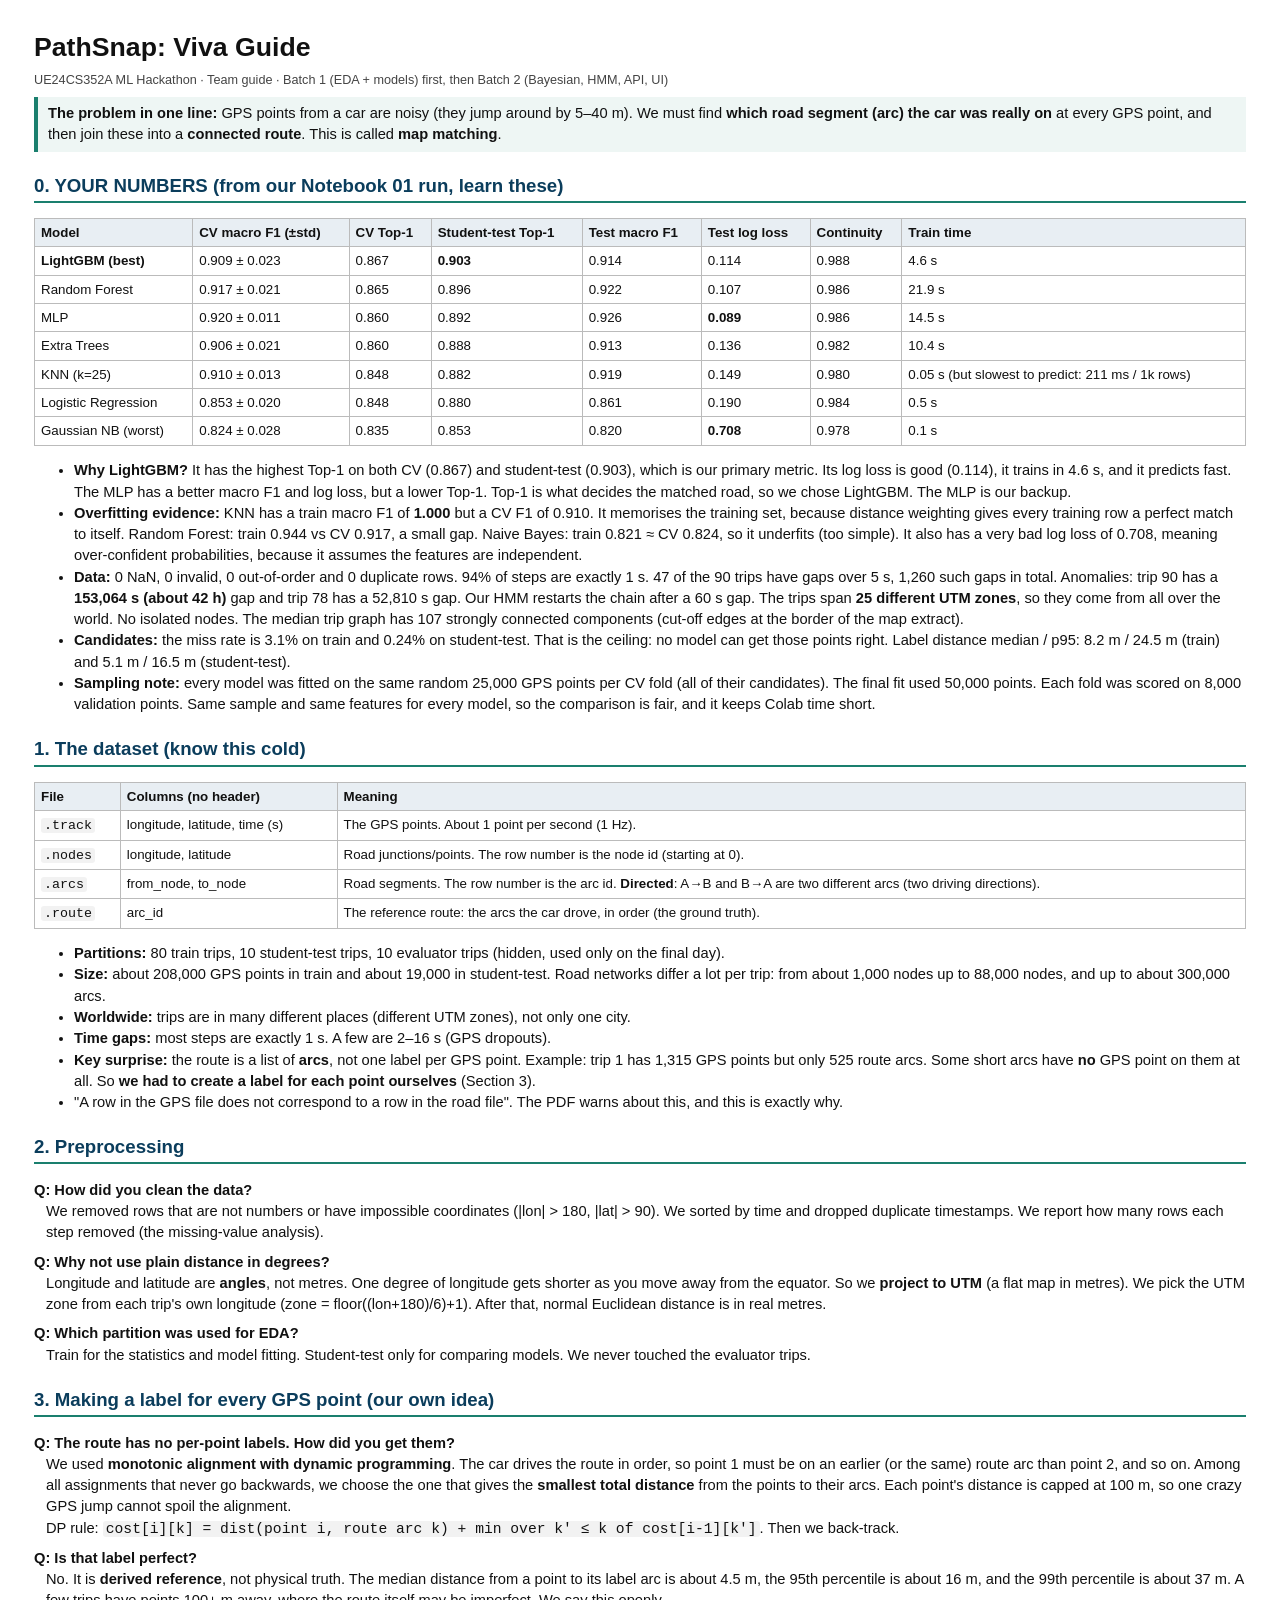
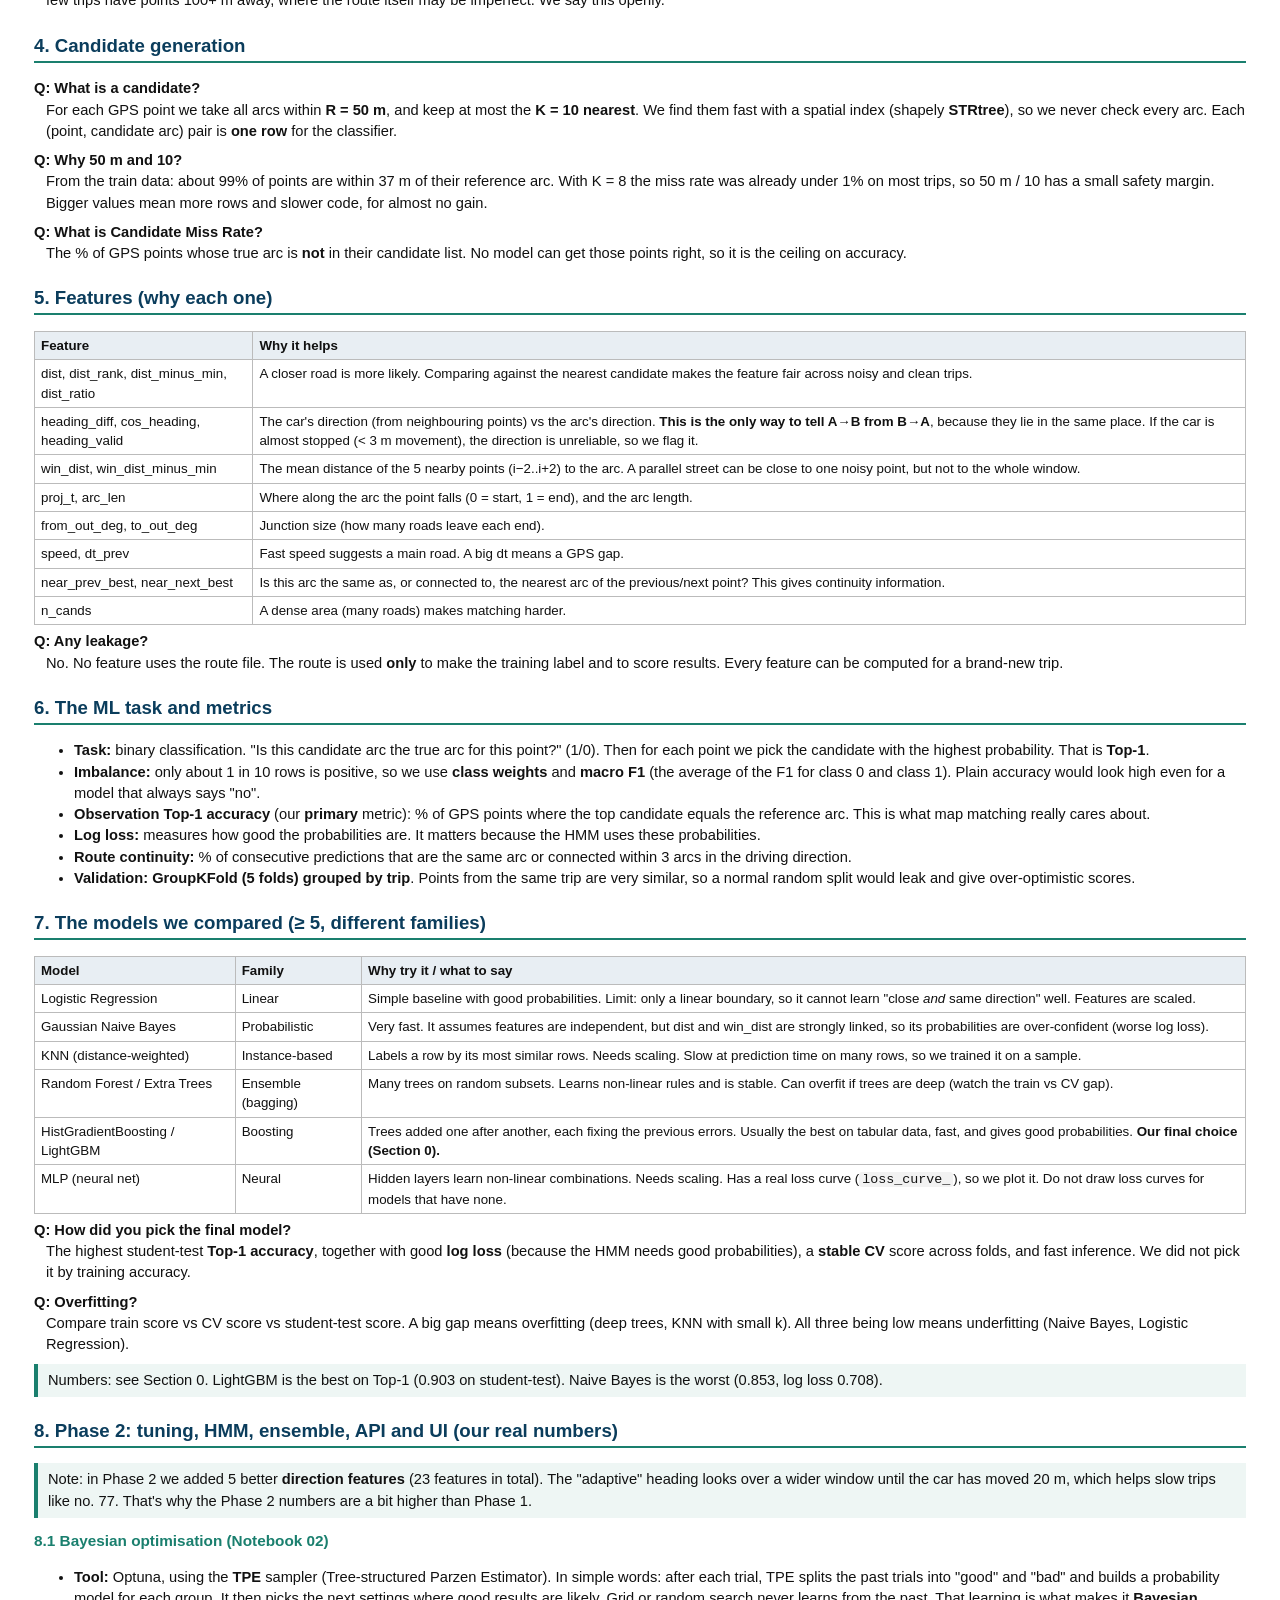
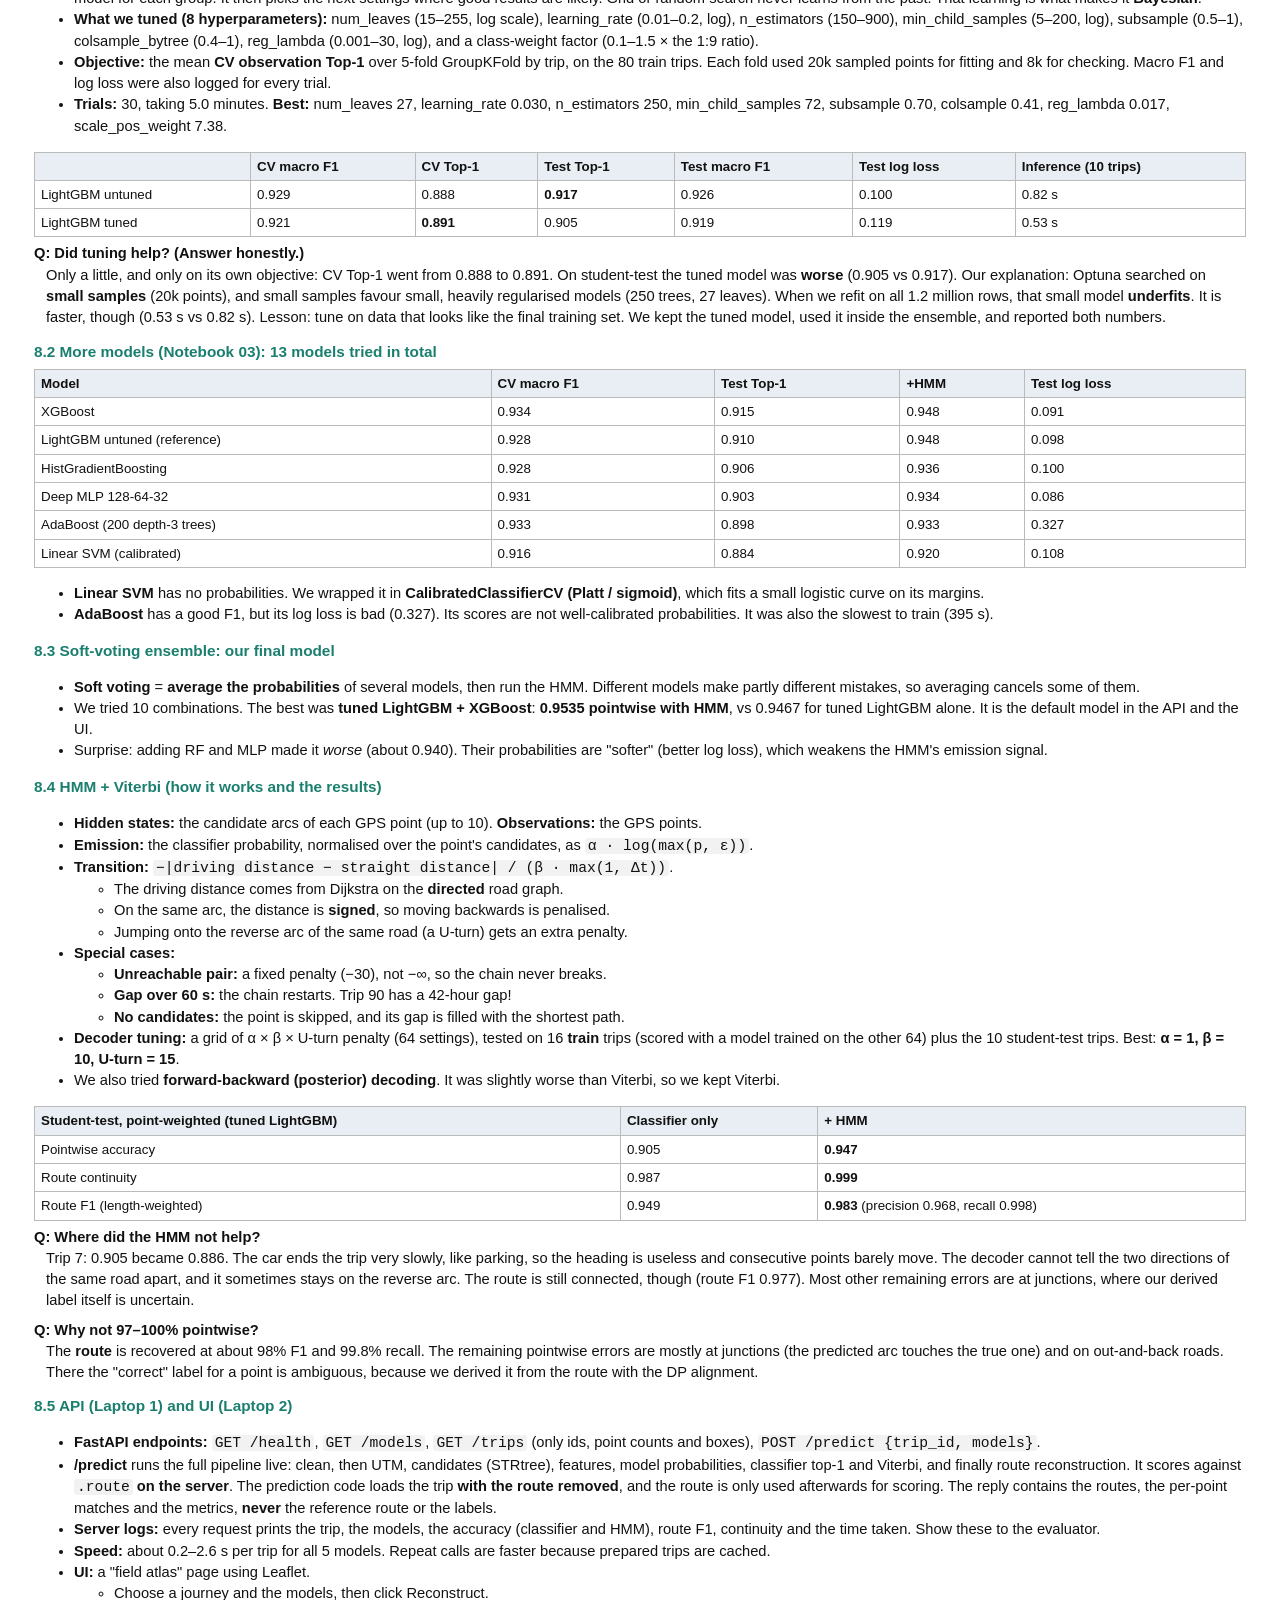
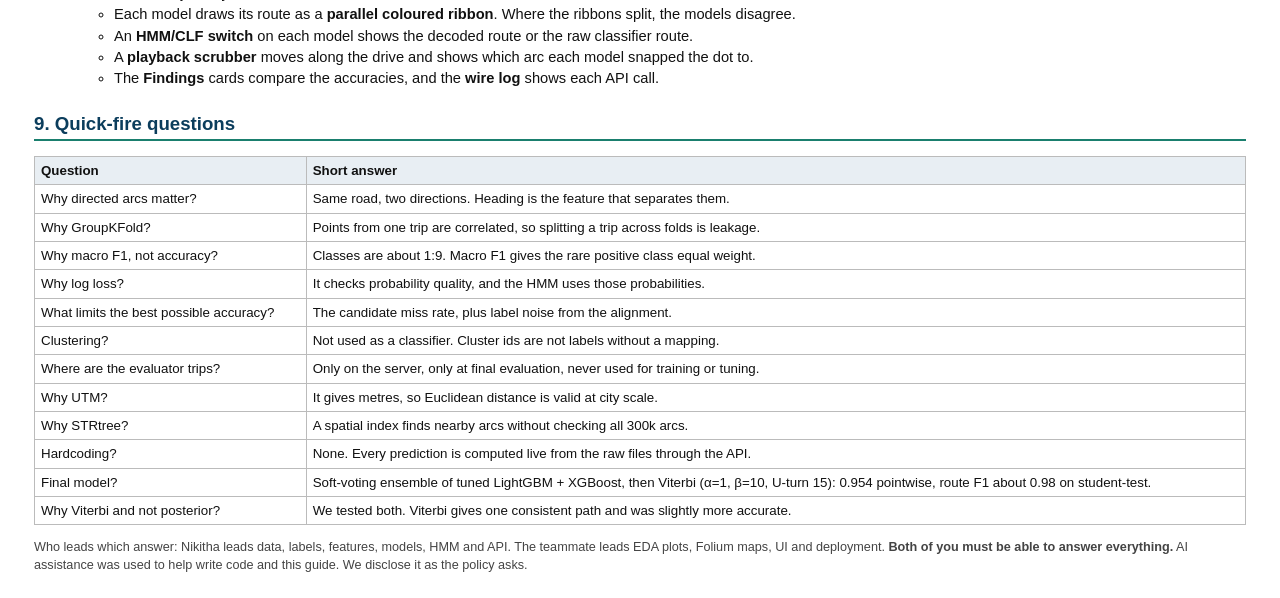
<file: docs/viva_guide.html>
<!doctype html><html><head><meta charset="utf-8"><title>PathSnap Viva Guide</title>
<style>
body{font-family:-apple-system,Helvetica,Arial,sans-serif;font-size:11pt;line-height:1.45;margin:28px 34px;color:#111}
h1{font-size:20pt;margin:0 0 4px}h2{font-size:14pt;border-bottom:2px solid #1a7f6e;padding-bottom:2px;margin-top:20px;color:#0b3d5c}
h3{font-size:11.5pt;margin:12px 0 4px;color:#1a7f6e}
.qa{margin:6px 0 8px}.q{font-weight:700}.a{margin-left:12px}
.box{background:#eef6f4;border-left:4px solid #1a7f6e;padding:6px 10px;margin:8px 0}
table{border-collapse:collapse;width:100%;font-size:10pt;margin:6px 0}td,th{border:1px solid #bbb;padding:4px 6px;text-align:left;vertical-align:top}th{background:#e8eef3}
code{background:#f2f2f2;padding:0 3px;border-radius:3px}
.small{font-size:9.5pt;color:#444}
</style></head><body>
<h1>PathSnap: Viva Guide</h1>
<div class="small">UE24CS352A ML Hackathon · Team guide · Batch 1 (EDA + models) first, then Batch 2 (Bayesian, HMM, API, UI)</div>

<div class="box"><b>The problem in one line:</b> GPS points from a car are noisy (they jump around by 5–40 m). We must find <b>which road segment (arc) the car was really on</b> at every GPS point, and then join these into a <b>connected route</b>. This is called <b>map matching</b>.</div>

<h2>0. YOUR NUMBERS (from our Notebook 01 run, learn these)</h2>
<table>
<tr><th>Model</th><th>CV macro F1 (±std)</th><th>CV Top-1</th><th>Student-test Top-1</th><th>Test macro F1</th><th>Test log loss</th><th>Continuity</th><th>Train time</th></tr>
<tr><td><b>LightGBM (best)</b></td><td>0.909 ± 0.023</td><td>0.867</td><td><b>0.903</b></td><td>0.914</td><td>0.114</td><td>0.988</td><td>4.6 s</td></tr>
<tr><td>Random Forest</td><td>0.917 ± 0.021</td><td>0.865</td><td>0.896</td><td>0.922</td><td>0.107</td><td>0.986</td><td>21.9 s</td></tr>
<tr><td>MLP</td><td>0.920 ± 0.011</td><td>0.860</td><td>0.892</td><td>0.926</td><td><b>0.089</b></td><td>0.986</td><td>14.5 s</td></tr>
<tr><td>Extra Trees</td><td>0.906 ± 0.021</td><td>0.860</td><td>0.888</td><td>0.913</td><td>0.136</td><td>0.982</td><td>10.4 s</td></tr>
<tr><td>KNN (k=25)</td><td>0.910 ± 0.013</td><td>0.848</td><td>0.882</td><td>0.919</td><td>0.149</td><td>0.980</td><td>0.05 s (but slowest to predict: 211 ms / 1k rows)</td></tr>
<tr><td>Logistic Regression</td><td>0.853 ± 0.020</td><td>0.848</td><td>0.880</td><td>0.861</td><td>0.190</td><td>0.984</td><td>0.5 s</td></tr>
<tr><td>Gaussian NB (worst)</td><td>0.824 ± 0.028</td><td>0.835</td><td>0.853</td><td>0.820</td><td><b>0.708</b></td><td>0.978</td><td>0.1 s</td></tr>
</table>
<ul>
<li><b>Why LightGBM?</b> It has the highest Top-1 on both CV (0.867) and student-test (0.903), which is our primary metric. Its log loss is good (0.114), it trains in 4.6 s, and it predicts fast. The MLP has a better macro F1 and log loss, but a lower Top-1. Top-1 is what decides the matched road, so we chose LightGBM. The MLP is our backup.</li>
<li><b>Overfitting evidence:</b> KNN has a train macro F1 of <b>1.000</b> but a CV F1 of 0.910. It memorises the training set, because distance weighting gives every training row a perfect match to itself. Random Forest: train 0.944 vs CV 0.917, a small gap. Naive Bayes: train 0.821 ≈ CV 0.824, so it underfits (too simple). It also has a very bad log loss of 0.708, meaning over-confident probabilities, because it assumes the features are independent.</li>
<li><b>Data:</b> 0 NaN, 0 invalid, 0 out-of-order and 0 duplicate rows. 94% of steps are exactly 1 s. 47 of the 90 trips have gaps over 5 s, 1,260 such gaps in total. Anomalies: trip 90 has a <b>153,064 s (about 42 h)</b> gap and trip 78 has a 52,810 s gap. Our HMM restarts the chain after a 60 s gap. The trips span <b>25 different UTM zones</b>, so they come from all over the world. No isolated nodes. The median trip graph has 107 strongly connected components (cut-off edges at the border of the map extract).</li>
<li><b>Candidates:</b> the miss rate is 3.1% on train and 0.24% on student-test. That is the ceiling: no model can get those points right. Label distance median / p95: 8.2 m / 24.5 m (train) and 5.1 m / 16.5 m (student-test).</li>
<li><b>Sampling note:</b> every model was fitted on the same random 25,000 GPS points per CV fold (all of their candidates). The final fit used 50,000 points. Each fold was scored on 8,000 validation points. Same sample and same features for every model, so the comparison is fair, and it keeps Colab time short.</li>
</ul>
<h2>1. The dataset (know this cold)</h2>
<table>
<tr><th>File</th><th>Columns (no header)</th><th>Meaning</th></tr>
<tr><td><code>.track</code></td><td>longitude, latitude, time (s)</td><td>The GPS points. About 1 point per second (1 Hz).</td></tr>
<tr><td><code>.nodes</code></td><td>longitude, latitude</td><td>Road junctions/points. The row number is the node id (starting at 0).</td></tr>
<tr><td><code>.arcs</code></td><td>from_node, to_node</td><td>Road segments. The row number is the arc id. <b>Directed</b>: A→B and B→A are two different arcs (two driving directions).</td></tr>
<tr><td><code>.route</code></td><td>arc_id</td><td>The reference route: the arcs the car drove, in order (the ground truth).</td></tr>
</table>
<ul>
<li><b>Partitions:</b> 80 train trips, 10 student-test trips, 10 evaluator trips (hidden, used only on the final day).</li>
<li><b>Size:</b> about 208,000 GPS points in train and about 19,000 in student-test. Road networks differ a lot per trip: from about 1,000 nodes up to 88,000 nodes, and up to about 300,000 arcs.</li>
<li><b>Worldwide:</b> trips are in many different places (different UTM zones), not only one city.</li>
<li><b>Time gaps:</b> most steps are exactly 1 s. A few are 2–16 s (GPS dropouts).</li>
<li><b>Key surprise:</b> the route is a list of <b>arcs</b>, not one label per GPS point. Example: trip 1 has 1,315 GPS points but only 525 route arcs. Some short arcs have <b>no</b> GPS point on them at all. So <b>we had to create a label for each point ourselves</b> (Section 3).</li>
<li>"A row in the GPS file does not correspond to a row in the road file". The PDF warns about this, and this is exactly why.</li>
</ul>

<h2>2. Preprocessing</h2>
<div class="qa"><div class="q">Q: How did you clean the data?</div><div class="a">We removed rows that are not numbers or have impossible coordinates (|lon| &gt; 180, |lat| &gt; 90). We sorted by time and dropped duplicate timestamps. We report how many rows each step removed (the missing-value analysis).</div></div>
<div class="qa"><div class="q">Q: Why not use plain distance in degrees?</div><div class="a">Longitude and latitude are <b>angles</b>, not metres. One degree of longitude gets shorter as you move away from the equator. So we <b>project to UTM</b> (a flat map in metres). We pick the UTM zone from each trip's own longitude (zone = floor((lon+180)/6)+1). After that, normal Euclidean distance is in real metres.</div></div>
<div class="qa"><div class="q">Q: Which partition was used for EDA?</div><div class="a">Train for the statistics and model fitting. Student-test only for comparing models. We never touched the evaluator trips.</div></div>

<h2>3. Making a label for every GPS point (our own idea)</h2>
<div class="qa"><div class="q">Q: The route has no per-point labels. How did you get them?</div><div class="a">We used <b>monotonic alignment with dynamic programming</b>. The car drives the route in order, so point 1 must be on an earlier (or the same) route arc than point 2, and so on. Among all assignments that never go backwards, we choose the one that gives the <b>smallest total distance</b> from the points to their arcs. Each point's distance is capped at 100 m, so one crazy GPS jump cannot spoil the alignment.<br>
DP rule: <code>cost[i][k] = dist(point i, route arc k) + min over k' ≤ k of cost[i-1][k']</code>. Then we back-track.</div></div>
<div class="qa"><div class="q">Q: Is that label perfect?</div><div class="a">No. It is <b>derived reference</b>, not physical truth. The median distance from a point to its label arc is about 4.5 m, the 95th percentile is about 16 m, and the 99th percentile is about 37 m. A few trips have points 100+ m away, where the route itself may be imperfect. We say this openly.</div></div>

<h2>4. Candidate generation</h2>
<div class="qa"><div class="q">Q: What is a candidate?</div><div class="a">For each GPS point we take all arcs within <b>R = 50 m</b>, and keep at most the <b>K = 10 nearest</b>. We find them fast with a spatial index (shapely <b>STRtree</b>), so we never check every arc. Each (point, candidate arc) pair is <b>one row</b> for the classifier.</div></div>
<div class="qa"><div class="q">Q: Why 50 m and 10?</div><div class="a">From the train data: about 99% of points are within 37 m of their reference arc. With K = 8 the miss rate was already under 1% on most trips, so 50 m / 10 has a small safety margin. Bigger values mean more rows and slower code, for almost no gain.</div></div>
<div class="qa"><div class="q">Q: What is Candidate Miss Rate?</div><div class="a">The % of GPS points whose true arc is <b>not</b> in their candidate list. No model can get those points right, so it is the ceiling on accuracy.</div></div>

<h2>5. Features (why each one)</h2>
<table>
<tr><th>Feature</th><th>Why it helps</th></tr>
<tr><td>dist, dist_rank, dist_minus_min, dist_ratio</td><td>A closer road is more likely. Comparing against the nearest candidate makes the feature fair across noisy and clean trips.</td></tr>
<tr><td>heading_diff, cos_heading, heading_valid</td><td>The car's direction (from neighbouring points) vs the arc's direction. <b>This is the only way to tell A→B from B→A</b>, because they lie in the same place. If the car is almost stopped (&lt; 3 m movement), the direction is unreliable, so we flag it.</td></tr>
<tr><td>win_dist, win_dist_minus_min</td><td>The mean distance of the 5 nearby points (i−2..i+2) to the arc. A parallel street can be close to one noisy point, but not to the whole window.</td></tr>
<tr><td>proj_t, arc_len</td><td>Where along the arc the point falls (0 = start, 1 = end), and the arc length.</td></tr>
<tr><td>from_out_deg, to_out_deg</td><td>Junction size (how many roads leave each end).</td></tr>
<tr><td>speed, dt_prev</td><td>Fast speed suggests a main road. A big dt means a GPS gap.</td></tr>
<tr><td>near_prev_best, near_next_best</td><td>Is this arc the same as, or connected to, the nearest arc of the previous/next point? This gives continuity information.</td></tr>
<tr><td>n_cands</td><td>A dense area (many roads) makes matching harder.</td></tr>
</table>
<div class="qa"><div class="q">Q: Any leakage?</div><div class="a">No. No feature uses the route file. The route is used <b>only</b> to make the training label and to score results. Every feature can be computed for a brand-new trip.</div></div>

<h2>6. The ML task and metrics</h2>
<ul>
<li><b>Task:</b> binary classification. "Is this candidate arc the true arc for this point?" (1/0). Then for each point we pick the candidate with the highest probability. That is <b>Top-1</b>.</li>
<li><b>Imbalance:</b> only about 1 in 10 rows is positive, so we use <b>class weights</b> and <b>macro F1</b> (the average of the F1 for class 0 and class 1). Plain accuracy would look high even for a model that always says "no".</li>
<li><b>Observation Top-1 accuracy</b> (our <b>primary</b> metric): % of GPS points where the top candidate equals the reference arc. This is what map matching really cares about.</li>
<li><b>Log loss:</b> measures how good the probabilities are. It matters because the HMM uses these probabilities.</li>
<li><b>Route continuity:</b> % of consecutive predictions that are the same arc or connected within 3 arcs in the driving direction.</li>
<li><b>Validation:</b> <b>GroupKFold (5 folds) grouped by trip</b>. Points from the same trip are very similar, so a normal random split would leak and give over-optimistic scores.</li>
</ul>

<h2>7. The models we compared (≥ 5, different families)</h2>
<table>
<tr><th>Model</th><th>Family</th><th>Why try it / what to say</th></tr>
<tr><td>Logistic Regression</td><td>Linear</td><td>Simple baseline with good probabilities. Limit: only a linear boundary, so it cannot learn "close <i>and</i> same direction" well. Features are scaled.</td></tr>
<tr><td>Gaussian Naive Bayes</td><td>Probabilistic</td><td>Very fast. It assumes features are independent, but dist and win_dist are strongly linked, so its probabilities are over-confident (worse log loss).</td></tr>
<tr><td>KNN (distance-weighted)</td><td>Instance-based</td><td>Labels a row by its most similar rows. Needs scaling. Slow at prediction time on many rows, so we trained it on a sample.</td></tr>
<tr><td>Random Forest / Extra Trees</td><td>Ensemble (bagging)</td><td>Many trees on random subsets. Learns non-linear rules and is stable. Can overfit if trees are deep (watch the train vs CV gap).</td></tr>
<tr><td>HistGradientBoosting / LightGBM</td><td>Boosting</td><td>Trees added one after another, each fixing the previous errors. Usually the best on tabular data, fast, and gives good probabilities. <b>Our final choice (Section 0).</b></td></tr>
<tr><td>MLP (neural net)</td><td>Neural</td><td>Hidden layers learn non-linear combinations. Needs scaling. Has a real loss curve (<code>loss_curve_</code>), so we plot it. Do not draw loss curves for models that have none.</td></tr>
</table>
<div class="qa"><div class="q">Q: How did you pick the final model?</div><div class="a">The highest student-test <b>Top-1 accuracy</b>, together with good <b>log loss</b> (because the HMM needs good probabilities), a <b>stable CV</b> score across folds, and fast inference. We did not pick it by training accuracy.</div></div>
<div class="qa"><div class="q">Q: Overfitting?</div><div class="a">Compare train score vs CV score vs student-test score. A big gap means overfitting (deep trees, KNN with small k). All three being low means underfitting (Naive Bayes, Logistic Regression).</div></div>
<div class="box">Numbers: see Section 0. LightGBM is the best on Top-1 (0.903 on student-test). Naive Bayes is the worst (0.853, log loss 0.708).</div>

<h2>8. Phase 2: tuning, HMM, ensemble, API and UI (our real numbers)</h2>
<div class="box">Note: in Phase 2 we added 5 better <b>direction features</b> (23 features in total). The "adaptive" heading looks over a wider window until the car has moved 20 m, which helps slow trips like no. 77. That's why the Phase 2 numbers are a bit higher than Phase 1.</div>

<h3>8.1 Bayesian optimisation (Notebook 02)</h3>
<ul>
<li><b>Tool:</b> Optuna, using the <b>TPE</b> sampler (Tree-structured Parzen Estimator). In simple words: after each trial, TPE splits the past trials into "good" and "bad" and builds a probability model for each group. It then picks the next settings where good results are likely. Grid or random search never learns from the past. That learning is what makes it <b>Bayesian</b>.</li>
<li><b>What we tuned (8 hyperparameters):</b> num_leaves (15–255, log scale), learning_rate (0.01–0.2, log), n_estimators (150–900), min_child_samples (5–200, log), subsample (0.5–1), colsample_bytree (0.4–1), reg_lambda (0.001–30, log), and a class-weight factor (0.1–1.5 × the 1:9 ratio).</li>
<li><b>Objective:</b> the mean <b>CV observation Top-1</b> over 5-fold GroupKFold by trip, on the 80 train trips. Each fold used 20k sampled points for fitting and 8k for checking. Macro F1 and log loss were also logged for every trial.</li>
<li><b>Trials:</b> 30, taking 5.0 minutes. <b>Best:</b> num_leaves 27, learning_rate 0.030, n_estimators 250, min_child_samples 72, subsample 0.70, colsample 0.41, reg_lambda 0.017, scale_pos_weight 7.38.</li>
</ul>
<table><tr><th></th><th>CV macro F1</th><th>CV Top-1</th><th>Test Top-1</th><th>Test macro F1</th><th>Test log loss</th><th>Inference (10 trips)</th></tr>
<tr><td>LightGBM untuned</td><td>0.929</td><td>0.888</td><td><b>0.917</b></td><td>0.926</td><td>0.100</td><td>0.82 s</td></tr>
<tr><td>LightGBM tuned</td><td>0.921</td><td><b>0.891</b></td><td>0.905</td><td>0.919</td><td>0.119</td><td>0.53 s</td></tr></table>
<div class="qa"><div class="q">Q: Did tuning help? (Answer honestly.)</div><div class="a">Only a little, and only on its own objective: CV Top-1 went from 0.888 to 0.891. On student-test the tuned model was <b>worse</b> (0.905 vs 0.917). Our explanation: Optuna searched on <b>small samples</b> (20k points), and small samples favour small, heavily regularised models (250 trees, 27 leaves). When we refit on all 1.2 million rows, that small model <b>underfits</b>. It is faster, though (0.53 s vs 0.82 s). Lesson: tune on data that looks like the final training set. We kept the tuned model, used it inside the ensemble, and reported both numbers.</div></div>

<h3>8.2 More models (Notebook 03): 13 models tried in total</h3>
<table><tr><th>Model</th><th>CV macro F1</th><th>Test Top-1</th><th>+HMM</th><th>Test log loss</th></tr>
<tr><td>XGBoost</td><td>0.934</td><td>0.915</td><td>0.948</td><td>0.091</td></tr>
<tr><td>LightGBM untuned (reference)</td><td>0.928</td><td>0.910</td><td>0.948</td><td>0.098</td></tr>
<tr><td>HistGradientBoosting</td><td>0.928</td><td>0.906</td><td>0.936</td><td>0.100</td></tr>
<tr><td>Deep MLP 128-64-32</td><td>0.931</td><td>0.903</td><td>0.934</td><td>0.086</td></tr>
<tr><td>AdaBoost (200 depth-3 trees)</td><td>0.933</td><td>0.898</td><td>0.933</td><td>0.327</td></tr>
<tr><td>Linear SVM (calibrated)</td><td>0.916</td><td>0.884</td><td>0.920</td><td>0.108</td></tr></table>
<ul>
<li><b>Linear SVM</b> has no probabilities. We wrapped it in <b>CalibratedClassifierCV (Platt / sigmoid)</b>, which fits a small logistic curve on its margins.</li>
<li><b>AdaBoost</b> has a good F1, but its log loss is bad (0.327). Its scores are not well-calibrated probabilities. It was also the slowest to train (395 s).</li>
</ul>

<h3>8.3 Soft-voting ensemble: our final model</h3>
<ul>
<li><b>Soft voting</b> = <b>average the probabilities</b> of several models, then run the HMM. Different models make partly different mistakes, so averaging cancels some of them.</li>
<li>We tried 10 combinations. The best was <b>tuned LightGBM + XGBoost</b>: <b>0.9535 pointwise with HMM</b>, vs 0.9467 for tuned LightGBM alone. It is the default model in the API and the UI.</li>
<li>Surprise: adding RF and MLP made it <i>worse</i> (about 0.940). Their probabilities are "softer" (better log loss), which weakens the HMM's emission signal.</li>
</ul>

<h3>8.4 HMM + Viterbi (how it works and the results)</h3>
<ul>
<li><b>Hidden states:</b> the candidate arcs of each GPS point (up to 10). <b>Observations:</b> the GPS points.</li>
<li><b>Emission:</b> the classifier probability, normalised over the point's candidates, as <code>α · log(max(p, ε))</code>.</li>
<li><b>Transition:</b> <code>−|driving distance − straight distance| / (β · max(1, Δt))</code>.
  <ul>
  <li>The driving distance comes from Dijkstra on the <b>directed</b> road graph.</li>
  <li>On the same arc, the distance is <b>signed</b>, so moving backwards is penalised.</li>
  <li>Jumping onto the reverse arc of the same road (a U-turn) gets an extra penalty.</li>
  </ul></li>
<li><b>Special cases:</b>
  <ul>
  <li><b>Unreachable pair:</b> a fixed penalty (−30), not −∞, so the chain never breaks.</li>
  <li><b>Gap over 60 s:</b> the chain restarts. Trip 90 has a 42-hour gap!</li>
  <li><b>No candidates:</b> the point is skipped, and its gap is filled with the shortest path.</li>
  </ul></li>
<li><b>Decoder tuning:</b> a grid of α × β × U-turn penalty (64 settings), tested on 16 <b>train</b> trips (scored with a model trained on the other 64) plus the 10 student-test trips. Best: <b>α = 1, β = 10, U-turn = 15</b>.</li>
<li>We also tried <b>forward-backward (posterior) decoding</b>. It was slightly worse than Viterbi, so we kept Viterbi.</li>
</ul>
<table><tr><th>Student-test, point-weighted (tuned LightGBM)</th><th>Classifier only</th><th>+ HMM</th></tr>
<tr><td>Pointwise accuracy</td><td>0.905</td><td><b>0.947</b></td></tr>
<tr><td>Route continuity</td><td>0.987</td><td><b>0.999</b></td></tr>
<tr><td>Route F1 (length-weighted)</td><td>0.949</td><td><b>0.983</b> (precision 0.968, recall 0.998)</td></tr></table>
<div class="qa"><div class="q">Q: Where did the HMM not help?</div><div class="a">Trip 7: 0.905 became 0.886. The car ends the trip very slowly, like parking, so the heading is useless and consecutive points barely move. The decoder cannot tell the two directions of the same road apart, and it sometimes stays on the reverse arc. The route is still connected, though (route F1 0.977). Most other remaining errors are at junctions, where our derived label itself is uncertain.</div></div>
<div class="qa"><div class="q">Q: Why not 97–100% pointwise?</div><div class="a">The <b>route</b> is recovered at about 98% F1 and 99.8% recall. The remaining pointwise errors are mostly at junctions (the predicted arc touches the true one) and on out-and-back roads. There the "correct" label for a point is ambiguous, because we derived it from the route with the DP alignment.</div></div>

<h3>8.5 API (Laptop 1) and UI (Laptop 2)</h3>
<ul>
<li><b>FastAPI endpoints:</b> <code>GET /health</code>, <code>GET /models</code>, <code>GET /trips</code> (only ids, point counts and boxes), <code>POST /predict {trip_id, models}</code>.</li>
<li><b>/predict</b> runs the full pipeline live: clean, then UTM, candidates (STRtree), features, model probabilities, classifier top-1 and Viterbi, and finally route reconstruction. It scores against <code>.route</code> <b>on the server</b>. The prediction code loads the trip <b>with the route removed</b>, and the route is only used afterwards for scoring. The reply contains the routes, the per-point matches and the metrics, <b>never</b> the reference route or the labels.</li>
<li><b>Server logs:</b> every request prints the trip, the models, the accuracy (classifier and HMM), route F1, continuity and the time taken. Show these to the evaluator.</li>
<li><b>Speed:</b> about 0.2–2.6 s per trip for all 5 models. Repeat calls are faster because prepared trips are cached.</li>
<li><b>UI:</b> a "field atlas" page using Leaflet.
  <ul>
  <li>Choose a journey and the models, then click Reconstruct.</li>
  <li>Each model draws its route as a <b>parallel coloured ribbon</b>. Where the ribbons split, the models disagree.</li>
  <li>An <b>HMM/CLF switch</b> on each model shows the decoded route or the raw classifier route.</li>
  <li>A <b>playback scrubber</b> moves along the drive and shows which arc each model snapped the dot to.</li>
  <li>The <b>Findings</b> cards compare the accuracies, and the <b>wire log</b> shows each API call.</li>
  </ul></li>
</ul>
<h2>9. Quick-fire questions</h2>
<table>
<tr><th>Question</th><th>Short answer</th></tr>
<tr><td>Why directed arcs matter?</td><td>Same road, two directions. Heading is the feature that separates them.</td></tr>
<tr><td>Why GroupKFold?</td><td>Points from one trip are correlated, so splitting a trip across folds is leakage.</td></tr>
<tr><td>Why macro F1, not accuracy?</td><td>Classes are about 1:9. Macro F1 gives the rare positive class equal weight.</td></tr>
<tr><td>Why log loss?</td><td>It checks probability quality, and the HMM uses those probabilities.</td></tr>
<tr><td>What limits the best possible accuracy?</td><td>The candidate miss rate, plus label noise from the alignment.</td></tr>
<tr><td>Clustering?</td><td>Not used as a classifier. Cluster ids are not labels without a mapping.</td></tr>
<tr><td>Where are the evaluator trips?</td><td>Only on the server, only at final evaluation, never used for training or tuning.</td></tr>
<tr><td>Why UTM?</td><td>It gives metres, so Euclidean distance is valid at city scale.</td></tr>
<tr><td>Why STRtree?</td><td>A spatial index finds nearby arcs without checking all 300k arcs.</td></tr>
<tr><td>Hardcoding?</td><td>None. Every prediction is computed live from the raw files through the API.</td></tr>
<tr><td>Final model?</td><td>Soft-voting ensemble of tuned LightGBM + XGBoost, then Viterbi (α=1, β=10, U-turn 15): 0.954 pointwise, route F1 about 0.98 on student-test.</td></tr>
<tr><td>Why Viterbi and not posterior?</td><td>We tested both. Viterbi gives one consistent path and was slightly more accurate.</td></tr>
</table>
<p class="small">Who leads which answer: Nikitha leads data, labels, features, models, HMM and API. The teammate leads EDA plots, Folium maps, UI and deployment. <b>Both of you must be able to answer everything.</b> AI assistance was used to help write code and this guide. We disclose it as the policy asks.</p>
</body></html>
</file>
